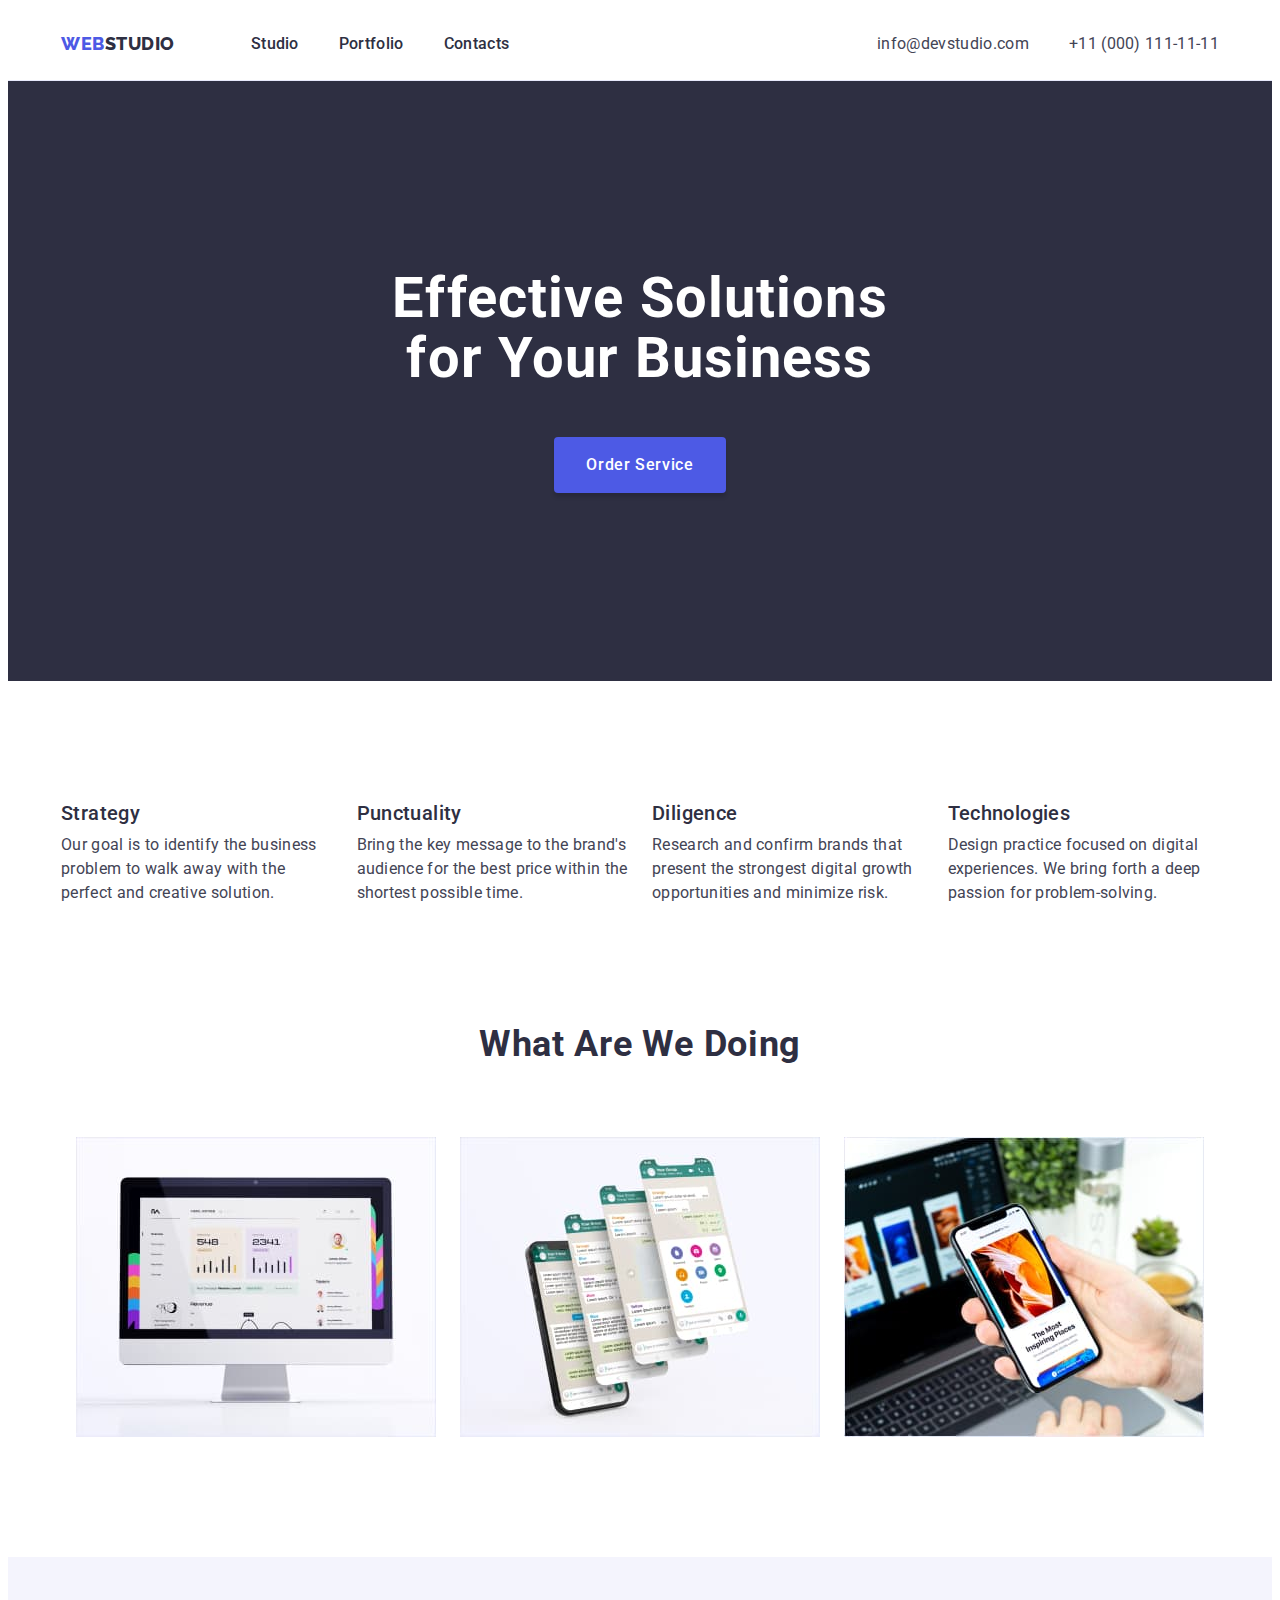
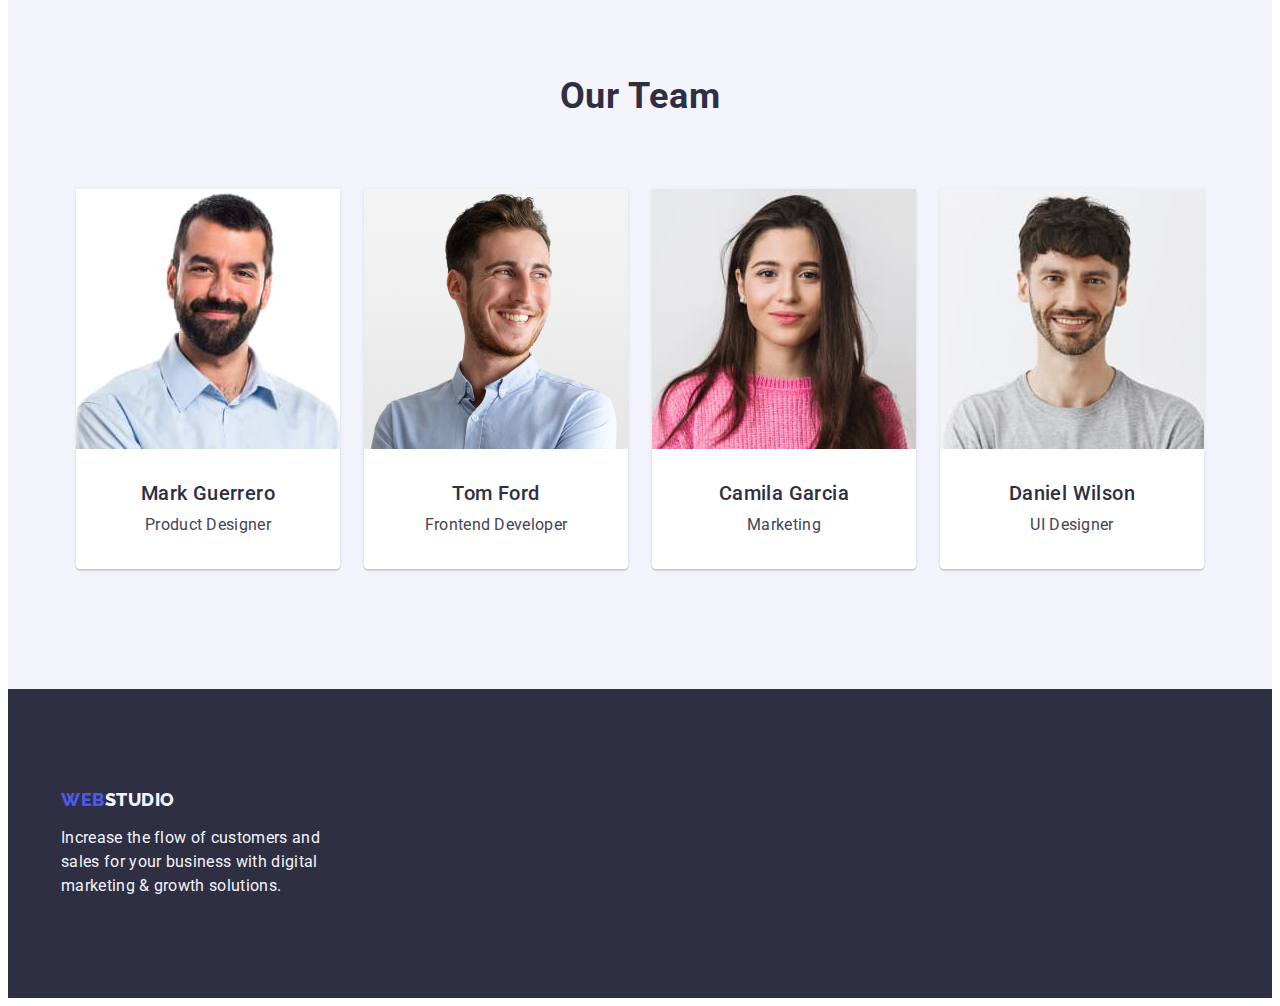
<file: index.html>
<!DOCTYPE html>
<html lang="en">
    
    <head>
        <meta charset="UTF-8">
        <meta http-equiv="X-UA-Compatible" content="IE=edge">
        <meta name="viewport" content="width=device-width, initial-scale=1.0">
        <title>Web Studio</title>
        <link rel="preconnect" href="https://fonts.googleapis.com">
        <link rel="preconnect" href="https://fonts.gstatic.com" crossorigin>
        <link href="https://fonts.googleapis.com/css2?family=Raleway:wght@800&family=Roboto:wght@400;500;700&display=swap" rel="stylesheet">
        <link rel="stylesheet" href="https://cdnjs.cloudflare.com/ajax/libs/modern-normalize/2.0.0/modern-normalize.min.css" integrity="sha512-4xo8blKMVCiXpTaLzQSLSw3KFOVPWhm/TRtuPVc4WG6kUgjH6J03IBuG7JZPkcWMxJ5huwaBpOpnwYElP/m6wg==" crossorigin="anonymous" referrerpolicy="no-referrer"/>
        <link rel="stylesheet" href="./css/styles.css">
    </head> 
    <body>
        <header class="header">
            <div class="container header-container">
                <nav class="header-navigation">
                    <a class="logo-link logo-web link header-logo" href="./index.html">Web<span class="logo-studio link header-logo">Studio</span></a>
                    <ul class="header-list list">
                        <li class="header-item"><a class="header-link link" href="./index.html">Studio</a></li>
                        <li class="header-item"><a class="header-link link" href="./portfolio.html">Portfolio</a></li>
                        <li class="header-item"><a class="header-link link" href="">Contacts</a></li>
                    </ul>
                </nav>
                <address class="header-address">
                    <ul class="header-address-list list">
                        <li class="header-address-item">
                            <a class="header-address-link link" href="mailto:info@devstudio.com">info@devstudio.com</a>
                        </li>
                        <li class="header-address-item">
                            <a class="header-address-link link" href="tel:+110001111111">+11 (000) 111-11-11</a>
                        </li>
                    </ul>
                </address>
            </div>
        </header>

        <main class="main">
            <section class="hero">
                <div class="container hero-container">
                    <h1 class="hero-text">Effective Solutions for Your Business</h1>
                    <button class="hero-btn btn" type="button">Order Service</button>
                </div>
            </section>
        
            <section class="features">
                <div class="container features-container">
                    <h2 class="visually-hidden">Our advantages</h2>
                    <ul class="features-list list">
                        <li class="features-item">
                            <h3 class="features-subtitle subtitle">Strategy</h3>
                            <p class="features-text text-down">
                                Our goal is to identify the business problem to walk away with the perfect and creative solution.
                            </p>
                        </li>
                        <li class="features-item">
                            <h3 class="features-subtitle subtitle">Punctuality</h3>
                            <p class="features-text text-down">
                                Bring the key message to the brand's audience for the best price within the shortest possible time.
                            </p>
                        </li>
                        <li class="features-item">
                            <h3 class="features-subtitle subtitle">Diligence</h3>
                            <p class="features-text text-down">
                                Research and confirm brands that present the strongest digital growth opportunities and minimize risk.
                            </p>
                        </li>
                        <li class="features-item">
                            <h3 class="features-subtitle subtitle">Technologies</h3>
                            <p class="features-text text-down">
                                Design practice focused on digital experiences. We bring forth a deep passion for problem-solving.
                            </p>
                        </li>
                    </ul>
                </div>
            </section>

            <section class="doing">
                <div class="container doing-container">
                    <h2 class="doing-title big-title">What are we doing</h2>
                    <ul class="doing-list list">
                        <li class="doing-item"><img src="./images/img-website.jpg" alt="website for computer" width="360"></li>
                        <li class="doing-item"><img src="./images/img-chatbot.jpg" alt="phone with chatbot" width="360"></li>
                        <li class="doing-item"><img src="./images/img-responsive.jpg" alt="responsive site for phone" width="360"></li>
                    </ul>
                </div>
            </section>

            <section class="team">
                <div class="container team-container">
                    <h2 class="team-title big-title">Our Team</h2>
                    <ul class="team-list list">
                        <li class="team-item">
                            <img src="./images/photo-mark.jpg" alt="photo Mark Guerrero" width="264" height="260">
                            <div class="team-card">
                                <h3 class="team-item-subtitle subtitle">Mark Guerrero</h3>
                                <p class="team-item-text text-down">Product Designer</p>
                            </div>
                        </li>
                        <li class="team-item">
                            <img src="./images/photo-tom.jpg" alt="photo Tom Ford" width="264" height="260">
                            <div class="team-card">
                                <h3 class="team-item-subtitle subtitle">Tom Ford</h3>
                                <p class="team-item-text text-down">Frontend Developer</p>
                            </div>
                        </li>
                        <li class="team-item">
                            <img src="./images/photo-camila.jpg" alt="photo Camila Garcia" width="264" height="260">
                            <div class="team-card">
                                <h3 class="team-item-subtitle subtitle">Camila Garcia</h3>
                                <p class="team-item-text text-down">Marketing</p>
                            </div>
                        </li>
                        <li class="team-item">
                            <img src="./images/photo-daniel.jpg" alt="photo Daniel Wilson" width="264" height="260">
                            <div class="team-card">
                                <h3 class="team-item-subtitle subtitle">Daniel Wilson</h3>
                                <p class="team-item-text text-down">UI Designer</p>
                            </div>
                        </li>
                    </ul>
                </div>
            </section>
        </main>

        <footer class="footer">
            <div class="container footer-container">
                <a class="footer-link logo-link logo-web link" href="./index.html">Web<span class="logo-link footer-logo-studio link">Studio</span></a>
                <p class="footer-text">
                    Increase the flow of customers and sales for your business with digital marketing & growth solutions.
                </p>
            </div>
        </footer>
    </body>
</html>
</file>
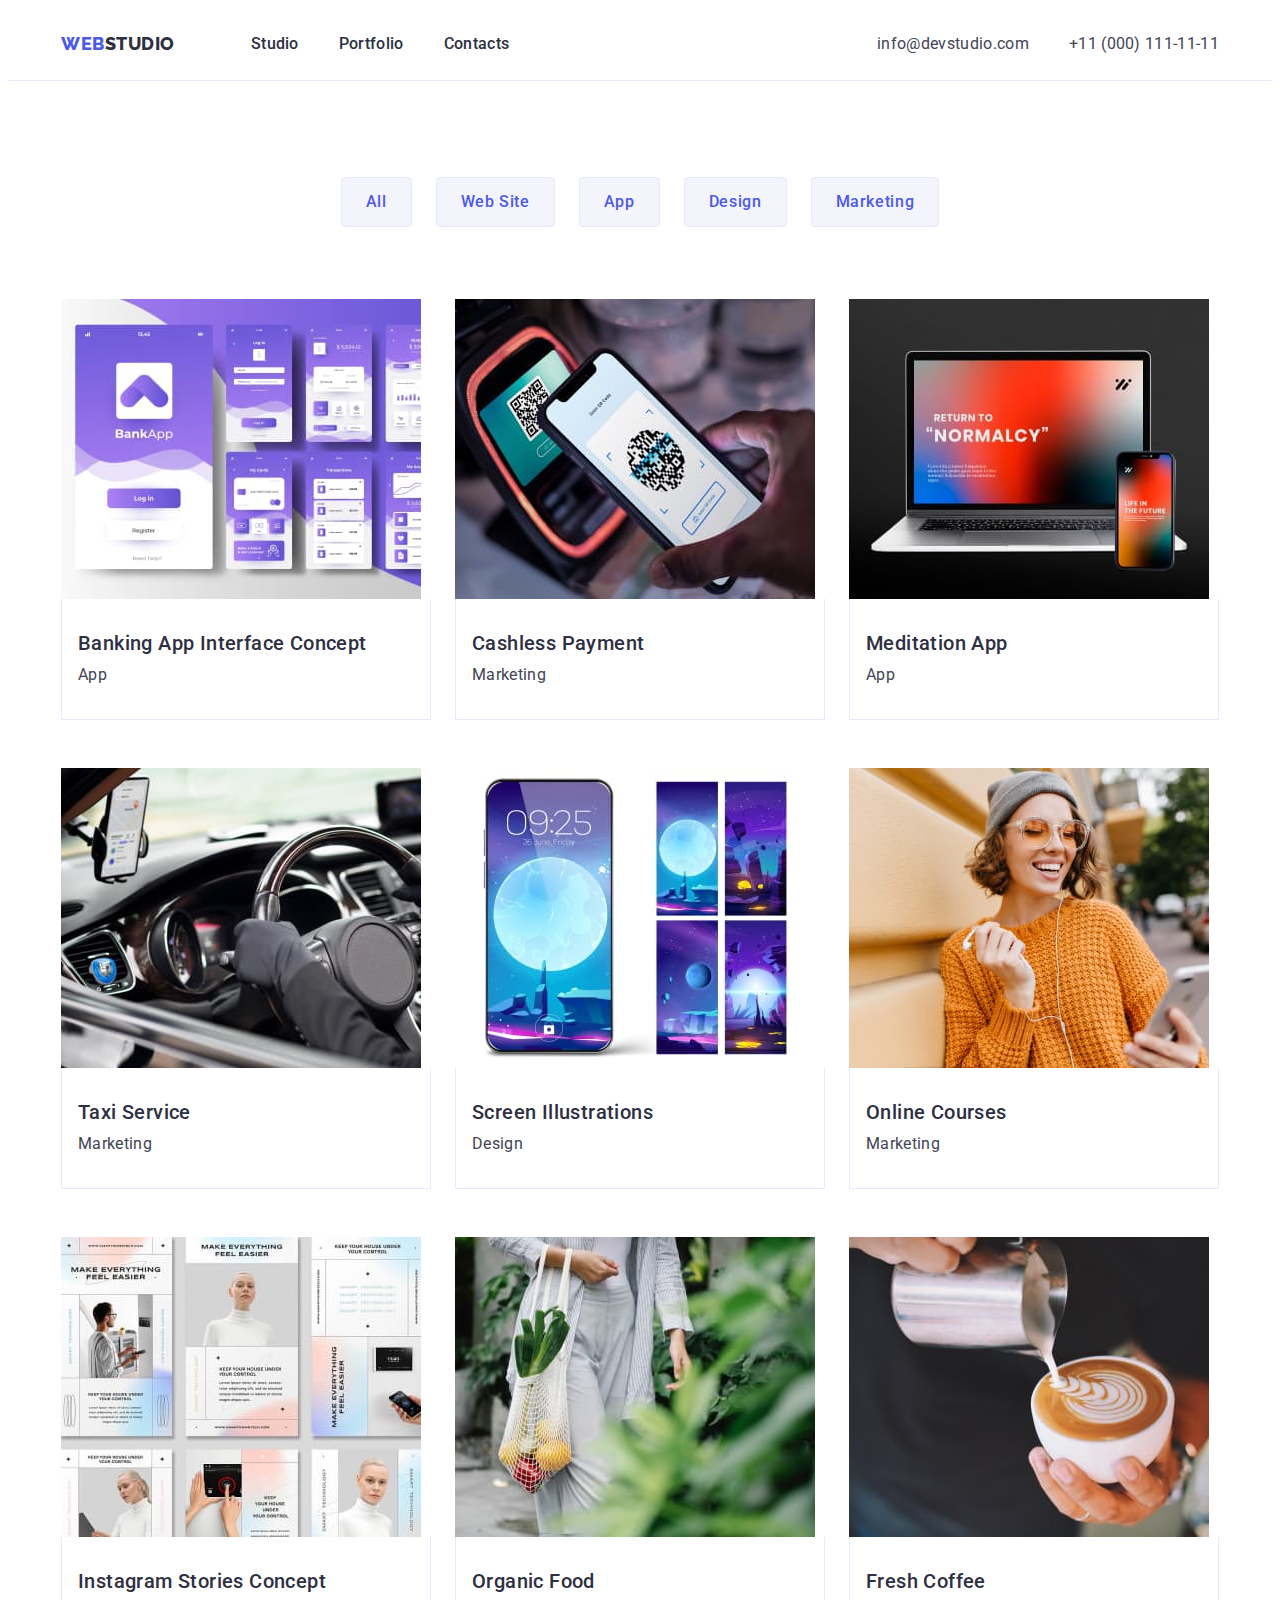
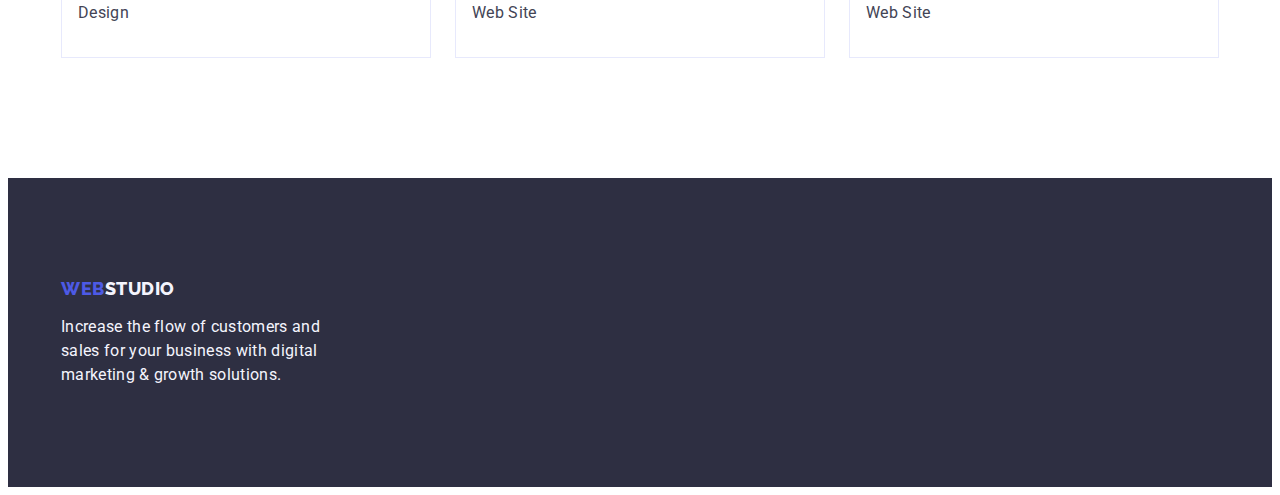
<file: portfolio.html>
<!DOCTYPE html>
<html lang="en">

    <head>
        <meta charset="UTF-8">
        <meta http-equiv="X-UA-Compatible" content="IE=edge">
        <meta name="viewport" content="width=device-width, initial-scale=1.0">
        <title>Portfolio</title>
        <link rel="preconnect" href="https://fonts.googleapis.com">
        <link rel="preconnect" href="https://fonts.gstatic.com" crossorigin>
        <link href="https://fonts.googleapis.com/css2?family=Raleway:wght@800&family=Roboto:wght@400;500;700&display=swap" rel="stylesheet">
        <link rel="stylesheet" href="https://cdnjs.cloudflare.com/ajax/libs/modern-normalize/2.0.0/modern-normalize.min.css" integrity="sha512-4xo8blKMVCiXpTaLzQSLSw3KFOVPWhm/TRtuPVc4WG6kUgjH6J03IBuG7JZPkcWMxJ5huwaBpOpnwYElP/m6wg==" crossorigin="anonymous" referrerpolicy="no-referrer"/>
        <link rel="stylesheet" href="./css/styles.css">
    </head>

    <body>
        <header class="header">
            <div class="container header-container">
                <nav class="header-navigation">
                    <a class="logo-link logo-web link header-logo" href="./index.html">Web<span class="logo-studio link header-logo">Studio</span></a>
                    <ul class="header-list list">
                        <li class="header-item"><a class="header-link link" href="./index.html">Studio</a></li>
                        <li class="header-item"><a class="header-link link" href="./portfolio.html">Portfolio</a></li>
                        <li class="header-item"><a class="header-link link" href="">Contacts</a></li>
                    </ul>
                </nav>
                <address class="header-address">
                    <ul class="header-address-list list">
                        <li class="header-address-item">
                            <a class="header-address-link link" href="mailto:info@devstudio.com">info@devstudio.com</a>
                        </li>
                        <li class="header-address-item">
                            <a class="header-address-link link" href="tel:+110001111111">+11 (000) 111-11-11</a>
                        </li>
                    </ul>
                </address>
            </div>
        </header>

        <main class="main-portfolio">
            <section class="section-portfolio">
                <div class="container portfolio-btn-container">
                    <h1 class="visually-hidden">Examples of our work</h1>
                    <ul class="portfolio-filters-list list">
                        <li class="portfolio-filters-item"><button class="portfolio-filters-btn btn" type="button">All</button></li>
                        <li class="portfolio-filters-item"><button class="portfolio-filters-btn btn" type="button">Web Site</button></li>
                        <li class="portfolio-filters-item"><button class="portfolio-filters-btn btn" type="button">App</button></li>
                        <li class="portfolio-filters-item"><button class="portfolio-filters-btn btn" type="button">Design</button></li>
                        <li class="portfolio-filters-item"><button class="portfolio-filters-btn btn" type="button">Marketing</button></li>
                    </ul>
                    <ul class="portfolio-list list">
                        <li class="portfolio-item">
                            <a class="portfolio-item-link link" href="">
                                <img src="./images/img-card-bank-app.jpg" alt="bank application example" 
                                width="360" height="300">
                                <div class="portfolio-card">
                                    <h2 class="portfolio-item-subtitle subtitle">Banking App Interface Concept</h2>
                                    <p class="portfolio-item-text text-down">App</p>
                                </div>
                            </a>
                        </li>
                        <li class="portfolio-item">
                            <a class="portfolio-item-link link" href="">
                                <img src="./images/img-card-cashless.jpg" alt="photo of cashless payment" 
                                width="360" height="300">
                                <div class="portfolio-card">
                                    <h2 class="portfolio-item-subtitle subtitle">Cashless Payment</h2>
                                    <p class="portfolio-item-text text-down">Marketing</p>
                                </div>
                            </a>
                        </li>
                        <li class="portfolio-item">
                            <a class="portfolio-item-link link" href="">
                                <img src="./images/img-card-meditation.jpg" alt="meditation application example" 
                                width="360" height="300">
                                <div class="portfolio-card">
                                    <h2 class="portfolio-item-subtitle subtitle">Meditation App</h2>
                                    <p class="portfolio-item-text text-down">App</p>
                                </div>
                            </a>
                        </li>
                        <li class="portfolio-item">
                            <a class="portfolio-item-link link" href="">
                                <img src="./images/img-card-taxi.jpg" alt="car and taxi app" 
                                width="360" height="300">
                                <div class="portfolio-card">
                                    <h2 class="portfolio-item-subtitle subtitle">Taxi Service</h2>
                                    <p class="portfolio-item-text text-down">Marketing</p>
                                </div>
                            </a>
                        </li>
                        <li class="portfolio-item">
                            <a class="portfolio-item-link link" href="">
                                <img src="./images/img-card-screen.jpg" alt="phone screen" 
                                width="360" height="300">
                                <div class="portfolio-card">
                                    <h2 class="portfolio-item-subtitle subtitle">Screen Illustrations</h2>
                                    <p class="portfolio-item-text text-down">Design</p>
                                </div>
                            </a>
                        </li>
                        <li class="portfolio-item">
                            <a class="portfolio-item-link link" href="">
                                <img src="./images/img-card-courses.jpg" alt="girl looking at her phone" 
                                width="360" height="300">
                                <div class="portfolio-card">
                                    <h2 class="portfolio-item-subtitle subtitle">Online Courses</h2>
                                    <p class="portfolio-item-text text-down">Marketing</p>
                                </div>
                            </a>
                        </li>
                        <li class="portfolio-item">
                            <a class="portfolio-item-link link" href="">
                                <img src="./images/img-card-instagram.jpg" alt="examples of instagram stories" 
                                width="360" height="300">
                                <div class="portfolio-card">
                                    <h2 class="portfolio-item-subtitle subtitle">Instagram Stories Concept</h2>
                                    <p class="portfolio-item-text text-down">Design</p>
                                </div>
                            </a>
                        </li>
                        <li class="portfolio-item">
                            <a class="portfolio-item-link link" href="">
                                <img src="./images/img-card-food.jpg" alt="mesh with vegetables" 
                                width="360" height="300">
                                <div class="portfolio-card">
                                    <h2 class="portfolio-item-subtitle subtitle">Organic Food</h2>
                                    <p class="portfolio-item-text text-down">Web Site</p>
                                </div>
                            </a>
                        </li>
                        <li class="portfolio-item">
                            <a class="portfolio-item-link link" href="">
                                <img src="./images/img-card-coffee.jpg" alt="a cup of coffee" 
                                width="360" height="300">
                                <div class="portfolio-card">
                                    <h2 class="portfolio-item-subtitle subtitle">Fresh Coffee</h2>
                                    <p class="portfolio-item-text text-down">Web Site</p>
                                </div>
                            </a>
                        </li>
                    </ul>
                </div>
                
            </section>
        </main>

        <footer class="footer">
            <div class="container">
                <a class="footer-link logo-link logo-web link" href="./index.html">Web<span class="logo-link footer-logo-studio link">Studio</span></a>
                <p class="footer-text">
                    Increase the flow of customers and sales for your business with digital marketing & growth solutions.
                </p>
            </div>
        </footer>
    </body>

</html>
</file>
<file: css/styles.css>
:root {
    --primary-brand-color: #4D5AE5;
    --pressed-state-color: #404BBF;
    --title-background-color-dark: #2E2F42;
    --text-color:#434455;
    --background-color-team: #F4F4FD;
    --backgrond-color-light: #FFFFFF;
    --color-accent: #E7E9FC;
    --font-text-base: 'Roboto', sans-serif;
    --font-text-link: 'Raleway', sans-serif
}

body {
    font-family: var(--font-text-base);
    color: var(--text-color);
    background-color: var(--backgrond-color-light)
}

p, 
h1, 
h2, 
h3, 
h4, 
h5, 
h6 {
    margin: 0;
}

ul, 
ol {
    margin: 0;
    padding: 0;
}

.list {
    list-style: none;
}

.link {
    text-decoration: none;
    color: var(--title-background-color-dark);
}

.visually-hidden {
    position: absolute;
    width: 1px;
    height: 1px;
    margin: -1px;
    border: 0;
    padding: 0;
    white-space: nowrap;
    clip-path: inset(100%);
    clip: rect(0 0 0 0);
    overflow: hidden;
}

.btn {
    font-family: var(--font-text-base);
    font-weight: 500;
    font-size: 16px;
    line-height: 1.5;
    letter-spacing: 0.04em;
    cursor: pointer;
    border-radius: 4px;
}

.hero-btn:hover, .hero-btn:focus, .portfolio-filters-btn:hover, .portfolio-filters-btn:focus {
    background-color: var(--pressed-state-color);
}

.portfolio-filters-btn {
    text-align: center;
    color: var(--primary-brand-color);
    background: var(--background-color-team);
    padding: 12px 24px;
    border: 1px solid var(--color-accent)
}

.portfolio-filters-btn:hover,
.portfolio-filters-btn:focus {
    color: var(--backgrond-color-light);
    border: 1px solid transparent
}

.subtitle {
    font-weight: 500;
    font-size: 20px;
    line-height: 1.2;
    letter-spacing: 0.02em;
    color: var(--title-background-color-dark);
    margin-bottom: 8px;
    
}

.text-down {
    font-size: 16px;
    line-height: 1.5;
    letter-spacing: 0.02em;
    color:var(--text-color);
}

img {
    display: block;
    max-width: 100%;
    height: auto;
}

.container {
    max-width: 1158px;
    padding: 0 15px;
    margin: 0 auto;
}


/**--header--**/

.header {
    border-bottom: 1px solid var(--color-accent)
}

.header-navigation  {

}

.header-container, 
.header-navigation,
.header-list, 
.header-address, 
.header-address-list {
    display: flex;
    align-items: center;
}

.header-list {
    gap: 40px;
}

.header-address-list {
    gap: 40px;
}

.header-address {
    font-style: normal;
    margin-left: auto;
}

.logo-link {
    font-family: var(--font-text-link);
    font-weight: 800;
    font-size: 18px;
    line-height: 1.17;
    letter-spacing: 0.03em;
    text-transform: uppercase;
    margin-right: 76px;
}

.header-logo {
    padding-top: 25px;
    padding-bottom: 25px;
}

.logo-web {
    color: var(--primary-brand-color);
}

.logo-studio {
    color: var(--title-background-color-dark);
}

.header-item {
    font-weight: 500;
    font-size: 16px;
    line-height: 1.5;
    letter-spacing: 0.02em;
    color: var(--title-background-color-dark);
}

.header-link {
    display: block;
    padding: 24px 0;
}

.header-address-link {
    font-size: 16px;
    line-height: 1.5;
    letter-spacing: 0.02em;
    color: var(--text-color);
    display: block;
    padding: 24px 0;
}

.header-link:hover, .header-link:focus, .header-address-link:hover,
.header-address-link:focus {
    color: var(--pressed-state-color);
}

/**--hero--**/
.hero {
    background-color:var(--title-background-color-dark);
    padding: 188px 0
}

.hero-text {
    max-width: 496px;
    font-size: 56px;
    line-height: 1.07;
    margin: 0 auto;
    text-align: center;
    letter-spacing: 0.02em;
    color: var(--backgrond-color-light);
    margin-bottom: 48px;
    
}

.hero-btn {
    min-width: 169px;
    color: var(--backgrond-color-light);
    background-color: var(--primary-brand-color);
    display: block;
    margin: 0 auto;
    box-shadow: 0px 4px 4px rgba(0, 0, 0, 0.15);    
    align-items: center;
    padding: 16px 32px;
    border: 0;
}

/**--features--**/

.features {
    padding-top: 120px;
    padding-bottom: 120px;
    
    
}

.features-container, .features-list {
    display: flex;
    justify-content: center;
    align-items: flex-start;
    gap: 24px;
}

.features-item {
    width: calc((100% - 72px) / 4);
}


.features-text {
    
}

/**--doing--**/

.doing {
   padding-bottom: 120px; 
}

.doing-container {
    
}

.doing-list {
    display: flex;
    align-items: flex-start;
    justify-content: center;
    gap: 24px;
}

.big-title {
    font-size: 36px;
    line-height: 1.11;
    text-align: center;
    letter-spacing: 0.02em;
    text-transform: capitalize;
    color: var(--title-background-color-dark);
    margin-bottom: 72px;
}

/**--team--**/

.team {
    background-color: var(--background-color-team);
    padding-top: 120px;
    padding-bottom: 120px;
}

.team-container {
  
}

.team-card {
    padding: 32px 16px;
}

.team-list {
    display: flex;
    justify-content: center;
    align-items: stretch;
    gap: 24px;
}

.team-item {
    background-color: var(--backgrond-color-light);
    border-radius: 0px 0px 4px 4px;
    box-shadow: 0px 1px 6px rgba(46, 47, 66, 0.08), 0px 1px 1px rgba(46, 47, 66, 0.16), 0px 2px 1px rgba(46, 47, 66, 0.08);
    
}

.team-item-subtitle, .team-item-text {
    min-width: 232px;
    text-align: center;
    display: flex;
    justify-content: center;
    align-content: flex-start;
    
}

.team-item-subtitle {
    
}

.team-item-text {

}


/**--footer--**/

.footer {
    background-color: var(--title-background-color-dark);
    color: var(--background-color-team);
    padding-top: 100px;
    padding-bottom: 100px; 
}

.footer-link {
    display: inline-block;
    margin-bottom: 16px;
}

.footer-container {

}

.footer-logo-studio {
    color: var(--background-color-team)
}

.footer-text {
    max-width: 264px;
    font-size: 16px;
    line-height: 1.5;   
    letter-spacing: 0.02em;
}

/**--portfolio--**/

.section-portfolio {
    padding-top: 96px;
    padding-bottom: 120px;
}

.portfolio-btn-container {
   
}

.portfolio-filters-list {
    min-width: 586px;
    margin-bottom: 72px;
    display: flex;
    align-items: flex-start;
    justify-content: center;
    gap: 24px;
}

.portfolio-filters-item {}

.portfolio-card {
    border-right: 1px solid var(--color-accent);
    border-bottom: 1px solid var(--color-accent);
    border-left: 1px solid var(--color-accent);
    padding: 32px 16px
}

.portfolio-list {
    display: flex;
    flex-wrap: wrap;
    column-gap: 24px;
    row-gap: 48px;
}

.portfolio-item {
    background-color: var(--backgrond-color-light);
    width: calc((100% - 48px) / 3);
}

.portfolio-item-subtitle,
.portfolio-item-text {

}

.portfolio-item-link:hover, .portfolio-item-link:focus {}
</file>
